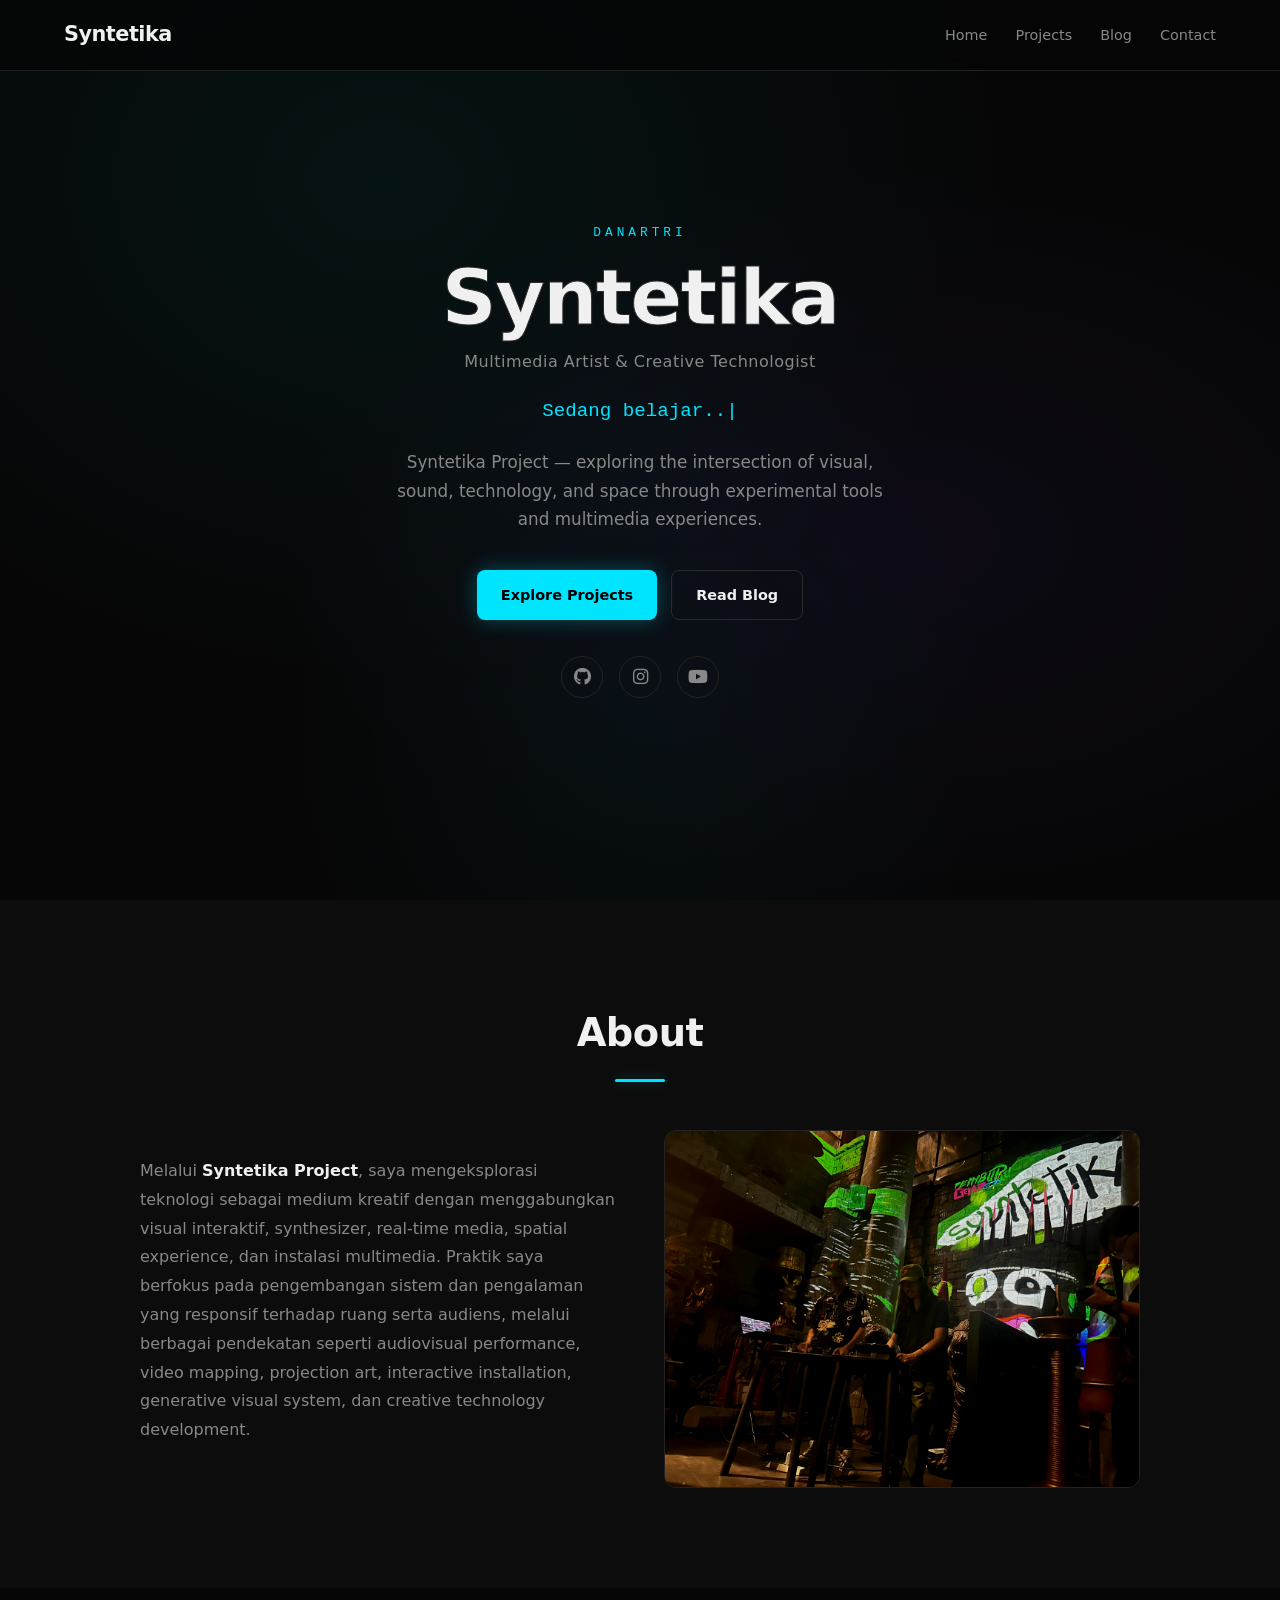
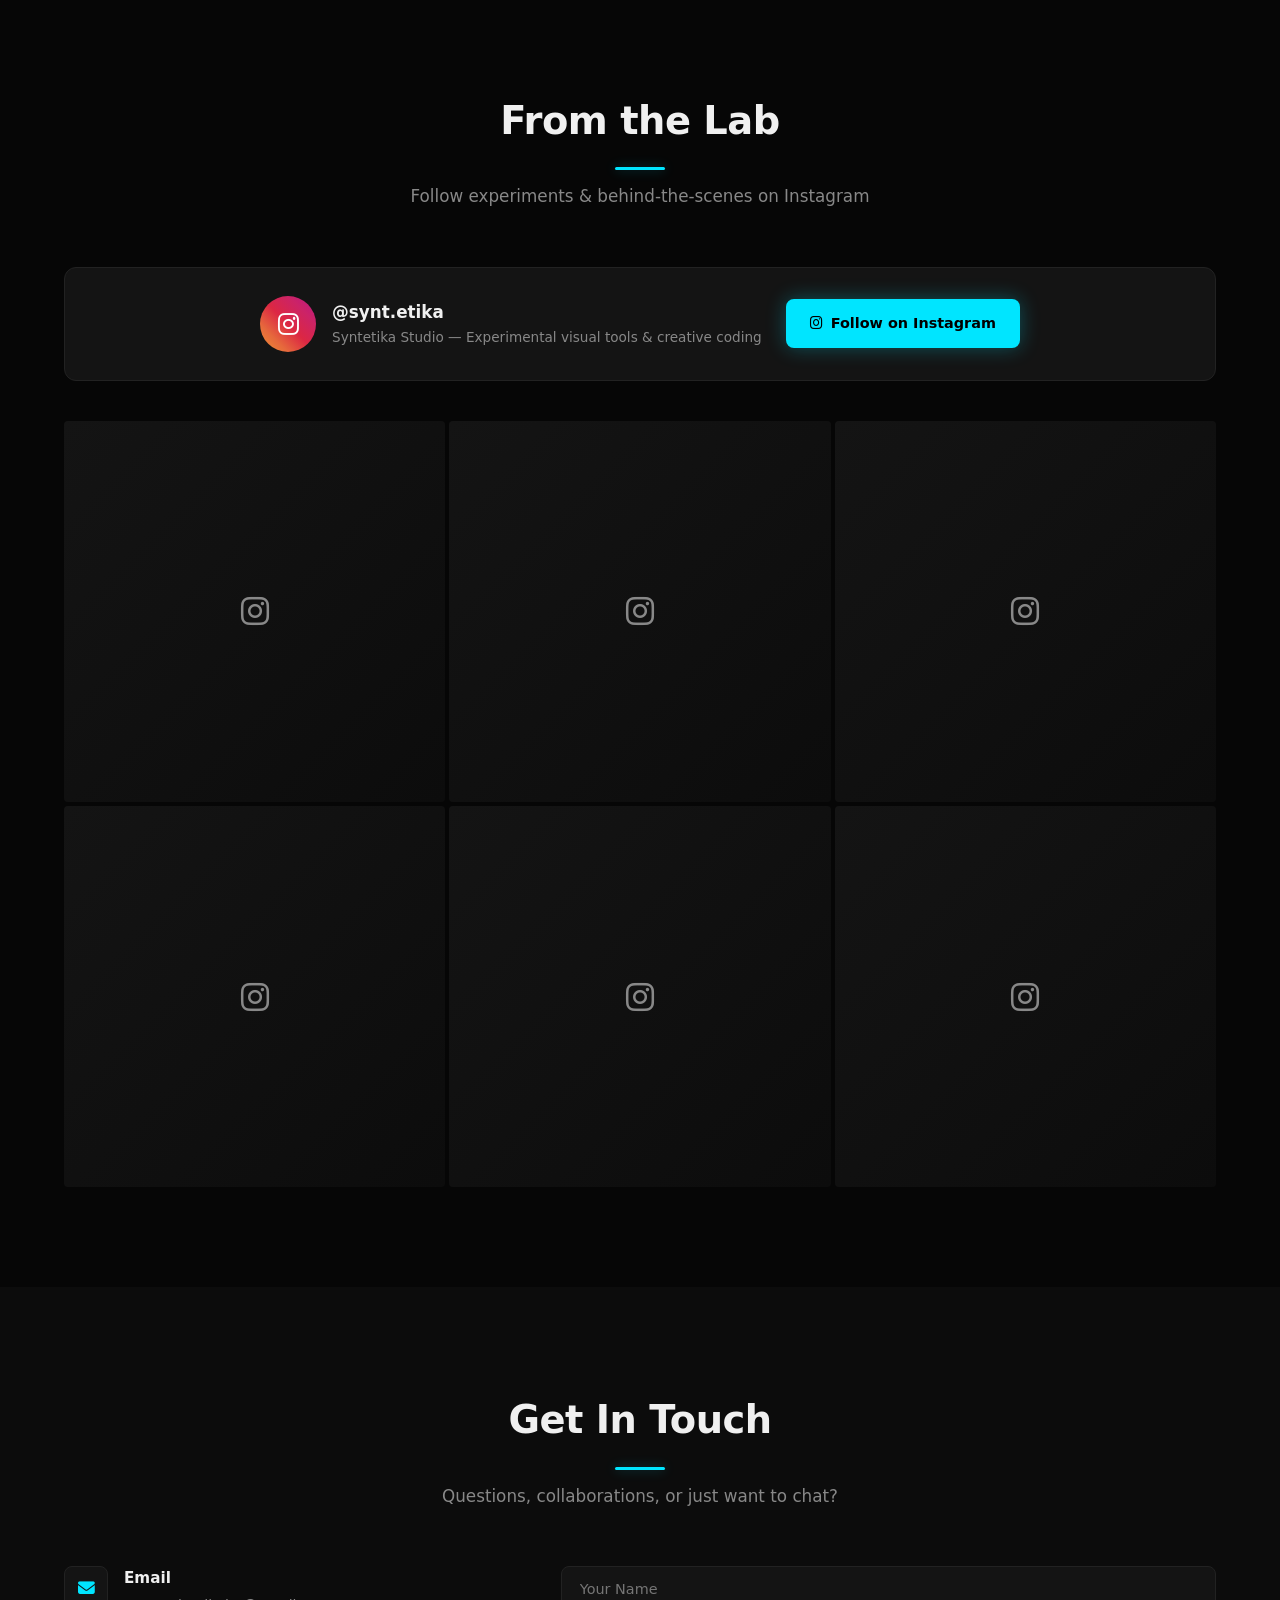
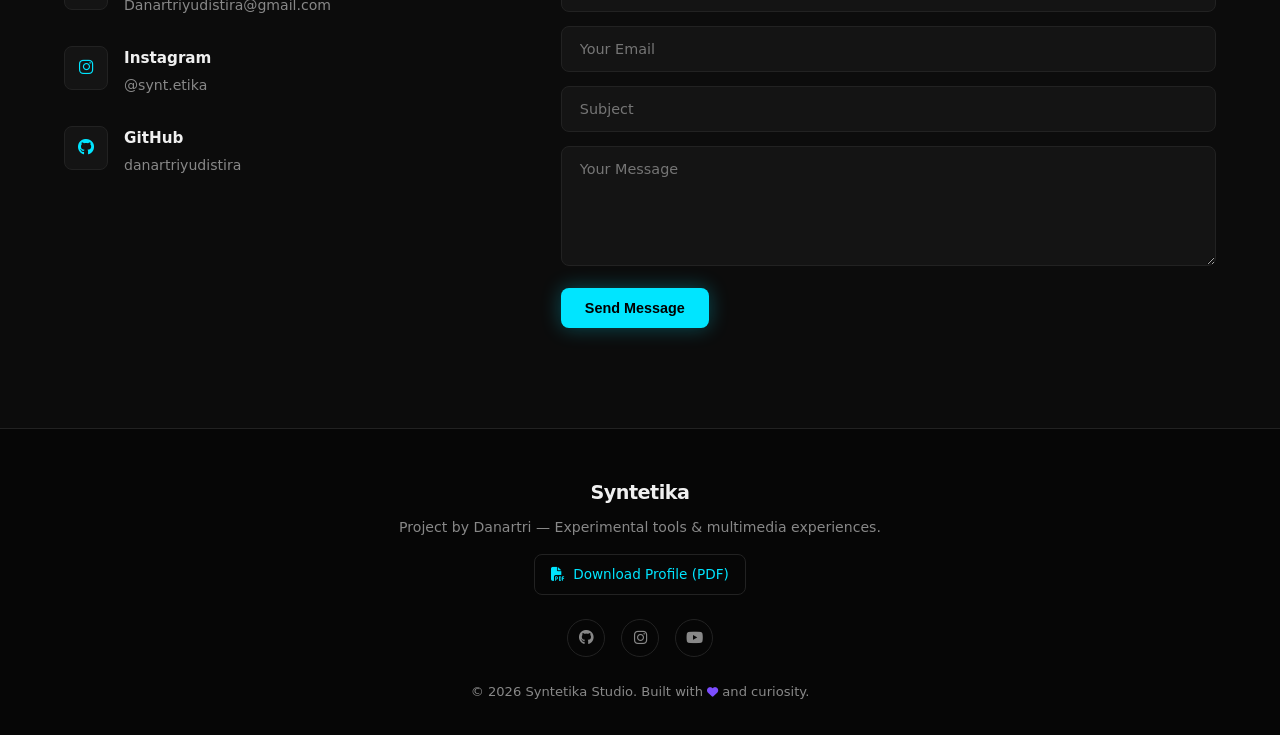
<file: index.html>
<!DOCTYPE html>
<html lang="en">
<head>
    <meta charset="UTF-8">
    <meta name="viewport" content="width=device-width, initial-scale=1.0">
    <title>Syntetika Project — Danartri | Multimedia Artist & Creative Technologist</title>
    <meta name="description" content="Syntetika Project by Danartri — exploring visual, sound, technology, and space through experimental tools and multimedia experiences.">
    <link rel="stylesheet" href="css/style.css">
    <link rel="stylesheet" href="https://cdnjs.cloudflare.com/ajax/libs/font-awesome/6.5.0/css/all.min.css">
</head>
<body>
    <nav class="navbar">
        <div class="nav-container">
            <a href="#" class="nav-logo">Syntetika</a>
            <ul class="nav-menu">
                <li><a href="#">Home</a></li>
                <li><a href="projects.html">Projects</a></li>
                <li><a href="blog/">Blog</a></li>
                <li><a href="#contact">Contact</a></li>
            </ul>
            <button class="nav-toggle" aria-label="Toggle navigation">
                <i class="fas fa-bars"></i>
            </button>
        </div>
    </nav>

    <section id="home" class="hero">
        <div class="hero-bg"></div>
        <div class="hero-content">
            <p class="hero-label">DANARTRI</p>
            <h1 class="hero-name">Syntetika</h1>
            <p class="hero-subtitle">Multimedia Artist & Creative Technologist</p>
            <p class="hero-tagline"><span id="typed-text"></span><span class="cursor">|</span></p>
            <p class="hero-desc">Syntetika Project — exploring the intersection of visual, sound, technology, and space through experimental tools and multimedia experiences.</p>
            <div class="hero-buttons">
                <a href="projects.html" class="btn btn-primary">Explore Projects</a>
                <a href="blog/" class="btn btn-outline">Read Blog</a>
            </div>
            <div class="hero-socials">
                <a href="https://github.com/danartriyudistira" target="_blank" rel="noopener"><i class="fab fa-github"></i></a>
                <a href="https://instagram.com/synt.etika" target="_blank" rel="noopener"><i class="fab fa-instagram"></i></a>
                <a href="#" target="_blank" rel="noopener"><i class="fab fa-youtube"></i></a>
            </div>
        </div>
    </section>

    <section id="about" class="about">
        <div class="container">
            <h2 class="section-title">About</h2>
            <div class="about-content">
                <div class="about-text">
                    <p>
                        Melalui <strong>Syntetika Project</strong>, saya mengeksplorasi teknologi sebagai medium
                        kreatif dengan menggabungkan visual interaktif, synthesizer, real-time media, spatial
                        experience, dan instalasi multimedia. Praktik saya berfokus pada pengembangan sistem dan
                        pengalaman yang responsif terhadap ruang serta audiens, melalui berbagai pendekatan seperti
                        audiovisual performance, video mapping, projection art, interactive installation, generative
                        visual system, dan creative technology development.
                    </p>
                </div>
                <div class="about-image">
                    <img src="images/performance.jpg" alt="Syntetika Performance">
                </div>
            </div>
        </div>
    </section>

    <section id="instagram" class="instagram">
        <div class="container">
            <h2 class="section-title">From the Lab</h2>
            <p class="section-subtitle">Follow experiments & behind-the-scenes on Instagram</p>

            <div class="instagram-cta">
                <div class="ig-profile">
                    <div class="ig-avatar"><i class="fab fa-instagram"></i></div>
                    <div class="ig-info">
                        <h3>@synt.etika</h3>
                        <p>Syntetika Studio — Experimental visual tools & creative coding</p>
                    </div>
                </div>
                <a href="https://instagram.com/synt.etika" target="_blank" rel="noopener" class="btn btn-primary">
                    <i class="fab fa-instagram"></i> Follow on Instagram
                </a>
            </div>

            <div class="instagram-grid" id="ig-feed">
                <a href="https://instagram.com/synt.etika" target="_blank" rel="noopener" class="ig-item">
                    <div class="ig-placeholder"><i class="fab fa-instagram"></i></div>
                    <div class="ig-overlay"><i class="fab fa-instagram"></i></div>
                </a>
                <a href="https://instagram.com/synt.etika" target="_blank" rel="noopener" class="ig-item">
                    <div class="ig-placeholder"><i class="fab fa-instagram"></i></div>
                    <div class="ig-overlay"><i class="fab fa-instagram"></i></div>
                </a>
                <a href="https://instagram.com/synt.etika" target="_blank" rel="noopener" class="ig-item">
                    <div class="ig-placeholder"><i class="fab fa-instagram"></i></div>
                    <div class="ig-overlay"><i class="fab fa-instagram"></i></div>
                </a>
                <a href="https://instagram.com/synt.etika" target="_blank" rel="noopener" class="ig-item">
                    <div class="ig-placeholder"><i class="fab fa-instagram"></i></div>
                    <div class="ig-overlay"><i class="fab fa-instagram"></i></div>
                </a>
                <a href="https://instagram.com/synt.etika" target="_blank" rel="noopener" class="ig-item">
                    <div class="ig-placeholder"><i class="fab fa-instagram"></i></div>
                    <div class="ig-overlay"><i class="fab fa-instagram"></i></div>
                </a>
                <a href="https://instagram.com/synt.etika" target="_blank" rel="noopener" class="ig-item">
                    <div class="ig-placeholder"><i class="fab fa-instagram"></i></div>
                    <div class="ig-overlay"><i class="fab fa-instagram"></i></div>
                </a>
            </div>
        </div>
    </section>

    <section id="contact" class="contact">
        <div class="container">
            <h2 class="section-title">Get In Touch</h2>
            <p class="section-subtitle">Questions, collaborations, or just want to chat?</p>
            <div class="contact-content">
                <div class="contact-info">
                    <div class="contact-item">
                        <i class="fas fa-envelope"></i>
                        <div>
                            <h4>Email</h4>
                            <p>Danartriyudistira@gmail.com</p>
                        </div>
                    </div>
                    <div class="contact-item">
                        <i class="fab fa-instagram"></i>
                        <div>
                            <h4>Instagram</h4>
                            <p>@synt.etika</p>
                        </div>
                    </div>
                    <div class="contact-item">
                        <i class="fab fa-github"></i>
                        <div>
                            <h4>GitHub</h4>
                            <p>danartriyudistira</p>
                        </div>
                    </div>
                </div>
                <form class="contact-form" action="#" method="POST">
                    <div class="form-group">
                        <input type="text" placeholder="Your Name" required>
                    </div>
                    <div class="form-group">
                        <input type="email" placeholder="Your Email" required>
                    </div>
                    <div class="form-group">
                        <input type="text" placeholder="Subject">
                    </div>
                    <div class="form-group">
                        <textarea placeholder="Your Message" rows="5" required></textarea>
                    </div>
                    <button type="submit" class="btn btn-primary">Send Message</button>
                </form>
            </div>
        </div>
    </section>

    <footer class="footer">
        <div class="container">
            <div class="footer-brand">
                <span class="footer-logo">Syntetika</span>
                <p>Project by Danartri — Experimental tools & multimedia experiences.</p>
                <a href="Lampiran/Danar%20Syntetika%20Profile.pdf" target="_blank" rel="noopener" class="footer-cv">
                    <i class="fas fa-file-pdf"></i> Download Profile (PDF)
                </a>
            </div>
            <div class="footer-socials">
                <a href="https://github.com/danartriyudistira" target="_blank" rel="noopener"><i class="fab fa-github"></i></a>
                <a href="https://instagram.com/synt.etika" target="_blank" rel="noopener"><i class="fab fa-instagram"></i></a>
                <a href="#" target="_blank" rel="noopener"><i class="fab fa-youtube"></i></a>
            </div>
            <p class="footer-copy">&copy; 2026 Syntetika Studio. Built with <i class="fas fa-heart"></i> and curiosity.</p>
        </div>
    </footer>

    <a href="#home" class="back-to-top" aria-label="Back to top">
        <i class="fas fa-arrow-up"></i>
    </a>

    <script src="js/script.js"></script>
    <script src="js/instagram.js"></script>
</body>
</html>
</file>
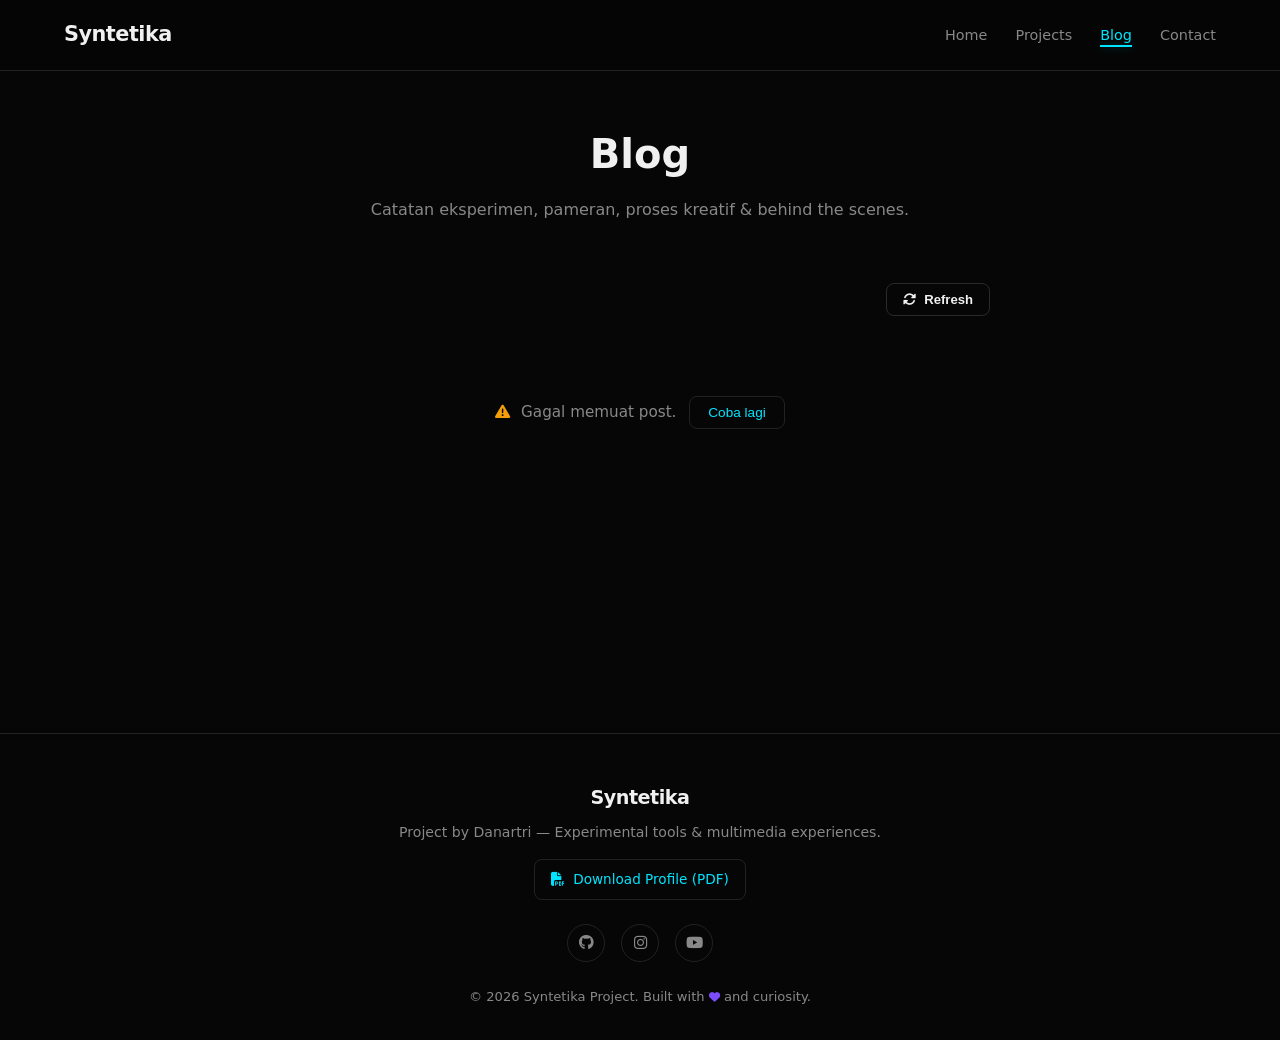
<file: blog/index.html>
<!DOCTYPE html>
<html lang="en">
<head>
    <meta charset="UTF-8">
    <meta name="viewport" content="width=device-width, initial-scale=1.0">
    <title>Blog — Syntetika Project</title>
    <link rel="stylesheet" href="../css/style.css">
    <link rel="stylesheet" href="../css/blog.css">
    <link rel="stylesheet" href="https://cdnjs.cloudflare.com/ajax/libs/font-awesome/6.5.0/css/all.min.css">
</head>
<body>
    <nav class="navbar">
        <div class="nav-container">
            <a href="../" class="nav-logo">Syntetika</a>
            <ul class="nav-menu">
                <li><a href="../">Home</a></li>
                <li><a href="../projects.html">Projects</a></li>
                <li><a href="index.html" class="active">Blog</a></li>
                <li><a href="../#contact">Contact</a></li>
            </ul>
            <button class="nav-toggle" aria-label="Toggle navigation">
                <i class="fas fa-bars"></i>
            </button>
        </div>
    </nav>

    <section class="page-header">
        <div class="container">
            <h1>Blog</h1>
            <p>Catatan eksperimen, pameran, proses kreatif & behind the scenes.</p>
        </div>
    </section>

    <section class="blog-list-section">
        <div class="container">
            <div class="blog-actions">
                <button class="btn btn-outline btn-sm" onclick="clearCache();loadPosts();"><i class="fas fa-sync-alt"></i> Refresh</button>
            </div>
            <div class="blog-grid" id="blog-grid">
                <div class="loading"><i class="fas fa-spinner fa-spin"></i> Loading posts...</div>
            </div>
        </div>
    </section>

    <footer class="footer">
        <div class="container">
            <div class="footer-brand">
                <span class="footer-logo">Syntetika</span>
                <p>Project by Danartri — Experimental tools & multimedia experiences.</p>
                <a href="../Lampiran/Danar%20Syntetika%20Profile.pdf" target="_blank" rel="noopener" class="footer-cv">
                    <i class="fas fa-file-pdf"></i> Download Profile (PDF)
                </a>
            </div>
            <div class="footer-socials">
                <a href="https://github.com/danartriyudistira" target="_blank" rel="noopener"><i class="fab fa-github"></i></a>
                <a href="https://instagram.com/synt.etika" target="_blank" rel="noopener"><i class="fab fa-instagram"></i></a>
                <a href="#" target="_blank" rel="noopener"><i class="fab fa-youtube"></i></a>
            </div>
            <p class="footer-copy">&copy; 2026 Syntetika Project. Built with <i class="fas fa-heart"></i> and curiosity.</p>
        </div>
    </footer>

    <a href="#" class="back-to-top" aria-label="Back to top">
        <i class="fas fa-arrow-up"></i>
    </a>

    <script src="../js/blog.js"></script>
    <script src="../js/script.js"></script>
    <script>
    const grid = document.getElementById('blog-grid');

    function clearCache() {
        localStorage.removeItem('syntetika_blog_cache');
    }

    async function loadPosts() {
        grid.innerHTML = '<div class="loading"><i class="fas fa-spinner fa-spin"></i> Loading posts...</div>';
        try {
            const posts = await fetchPosts();
            if (posts.length === 0) {
                grid.innerHTML = '<div class="empty">Belum ada post. Buat issue baru di <a href="https://github.com/syntetikaproject/syntetikaproject.github.io/issues" target="_blank" rel="noopener">GitHub</a> dengan label <code>blog</code>.</div>';
                return;
            }
            grid.innerHTML = posts.map(p => `
                <article class="blog-card">
                    <div class="blog-card-meta">
                        ${p.labels.map(l => `<span class="blog-label" style="background:#${l.color}20;color:#${l.color};border-color:#${l.color}40">${l.name}</span>`).join('')}
                        <time>${formatDate(p.date)}</time>
                    </div>
                    <h2><a href="post.html?id=${p.id}">${p.title}</a></h2>
                    <p class="blog-excerpt">${stripHtml(renderMarkdown(p.body))}</p>
                    <a href="post.html?id=${p.id}" class="blog-read-more">Baca selengkapnya <i class="fas fa-arrow-right"></i></a>
                </article>
            `).join('');
        } catch (e) {
            grid.innerHTML = `<div class="error"><i class="fas fa-exclamation-triangle"></i> Gagal memuat post. <button onclick="clearCache();loadPosts();">Coba lagi</button></div>`;
            console.error(e);
        }
    }

    loadPosts();
    </script>
</body>
</html>
</file>
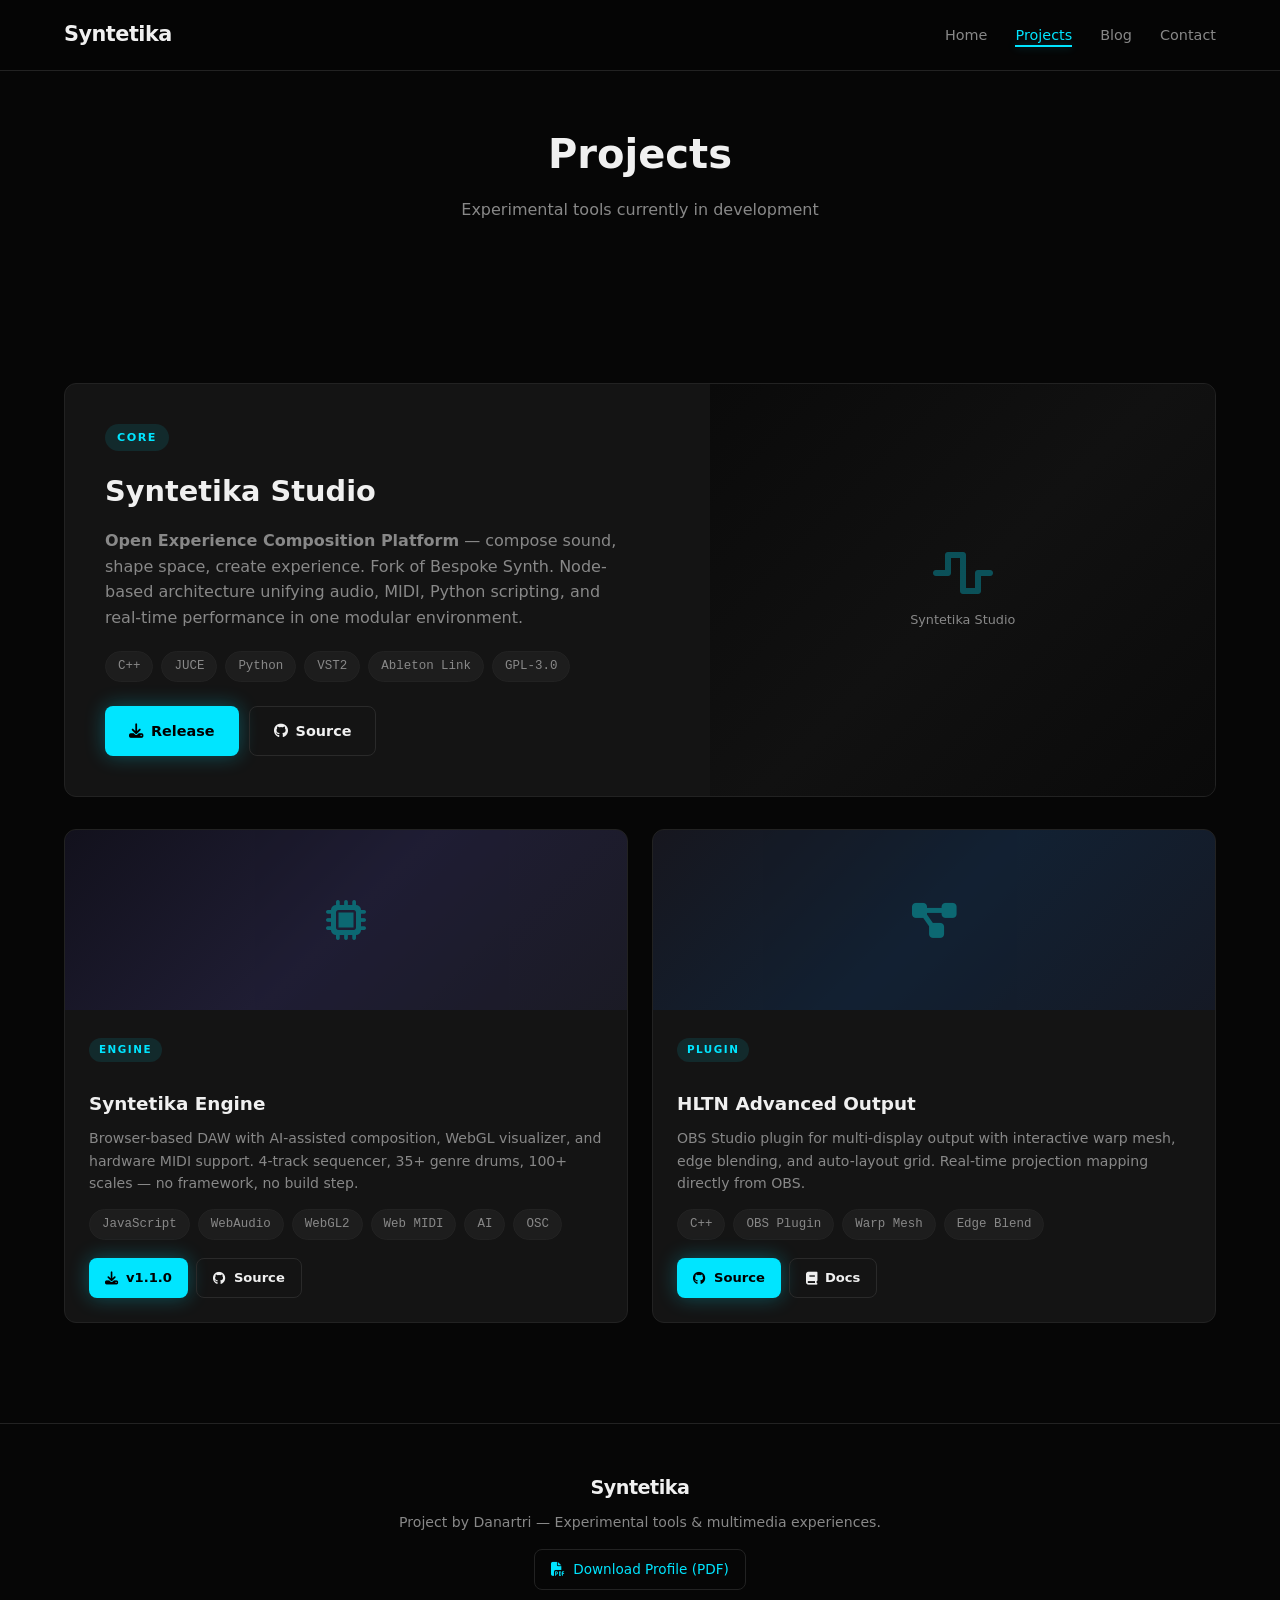
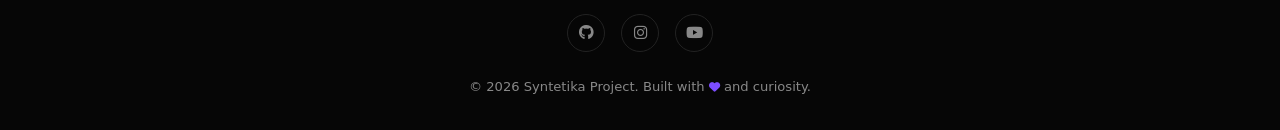
<file: projects.html>
<!DOCTYPE html>
<html lang="en">
<head>
    <meta charset="UTF-8">
    <meta name="viewport" content="width=device-width, initial-scale=1.0">
    <title>Projects — Syntetika Project</title>
    <link rel="stylesheet" href="css/style.css">
    <link rel="stylesheet" href="https://cdnjs.cloudflare.com/ajax/libs/font-awesome/6.5.0/css/all.min.css">
</head>
<body>
    <nav class="navbar">
        <div class="nav-container">
            <a href="index.html" class="nav-logo">Syntetika</a>
            <ul class="nav-menu">
                <li><a href="index.html">Home</a></li>
                <li><a href="projects.html" class="active">Projects</a></li>
                <li><a href="blog/">Blog</a></li>
                <li><a href="index.html#contact">Contact</a></li>
            </ul>
            <button class="nav-toggle" aria-label="Toggle navigation">
                <i class="fas fa-bars"></i>
            </button>
        </div>
    </nav>

    <section class="page-header">
        <div class="container">
            <h1>Projects</h1>
            <p>Experimental tools currently in development</p>
        </div>
    </section>

    <section class="projects">
        <div class="container">
            <div class="project-featured">
                <div class="project-featured-content">
                    <span class="project-badge">CORE</span>
                    <h3>Syntetika Studio</h3>
                    <p class="project-desc">
                        <strong>Open Experience Composition Platform</strong> — compose sound, shape space,
                        create experience. Fork of Bespoke Synth. Node-based architecture unifying audio, MIDI,
                        Python scripting, and real-time performance in one modular environment.
                    </p>
                    <div class="project-tags">
                        <span>C++</span><span>JUCE</span><span>Python</span><span>VST2</span><span>Ableton Link</span><span>GPL-3.0</span>
                    </div>
                    <div class="project-actions">
                        <a href="https://github.com/danartriyudistira/Syntetika-Studio/releases" target="_blank" rel="noopener" class="btn btn-primary"><i class="fas fa-download"></i> Release</a>
                        <a href="https://github.com/danartriyudistira/Syntetika-Studio" target="_blank" rel="noopener" class="btn btn-outline"><i class="fab fa-github"></i> Source</a>
                    </div>
                </div>
                <div class="project-featured-visual">
                    <div class="visual-placeholder">
                        <i class="fas fa-wave-square"></i>
                        <span>Syntetika Studio</span>
                    </div>
                </div>
            </div>

            <div class="projects-grid">
                <div class="project-card">
                    <div class="project-img">
                        <div class="project-img-placeholder" style="background: linear-gradient(135deg, #0f0c29, #302b63, #24243e);">
                            <i class="fas fa-microchip"></i>
                        </div>
                    </div>
                    <div class="project-info">
                        <span class="project-badge small">ENGINE</span>
                        <h3>Syntetika Engine</h3>
                        <p>Browser-based DAW with AI-assisted composition, WebGL visualizer, and hardware MIDI support. 4-track sequencer, 35+ genre drums, 100+ scales — no framework, no build step.</p>
                        <div class="project-tags">
                            <span>JavaScript</span><span>WebAudio</span><span>WebGL2</span><span>Web MIDI</span><span>AI</span><span>OSC</span>
                        </div>
                        <div class="project-actions">
                            <a href="https://github.com/danartriyudistira/syntetika_engine/releases" target="_blank" rel="noopener" class="btn btn-primary btn-sm"><i class="fas fa-download"></i> v1.1.0</a>
                            <a href="https://github.com/danartriyudistira/syntetika_engine" target="_blank" rel="noopener" class="btn btn-outline btn-sm"><i class="fab fa-github"></i> Source</a>
                        </div>
                    </div>
                </div>

                <div class="project-card">
                    <div class="project-img">
                        <div class="project-img-placeholder" style="background: linear-gradient(135deg, #1a1a2e, #0f3460, #16213e);">
                            <i class="fas fa-project-diagram"></i>
                        </div>
                    </div>
                    <div class="project-info">
                        <span class="project-badge small">PLUGIN</span>
                        <h3>HLTN Advanced Output</h3>
                        <p>OBS Studio plugin for multi-display output with interactive warp mesh, edge blending, and auto-layout grid. Real-time projection mapping directly from OBS.</p>
                        <div class="project-tags">
                            <span>C++</span><span>OBS Plugin</span><span>Warp Mesh</span><span>Edge Blend</span>
                        </div>
                        <div class="project-actions">
                            <a href="https://github.com/danartriyudistira/Hltn-advance-mapping" target="_blank" rel="noopener" class="btn btn-primary btn-sm"><i class="fab fa-github"></i> Source</a>
                            <a href="https://github.com/danartriyudistira/Hltn-advance-mapping#readme" target="_blank" rel="noopener" class="btn btn-outline btn-sm"><i class="fas fa-book"></i> Docs</a>
                        </div>
                    </div>
                </div>
            </div>
        </div>
    </section>

    <footer class="footer">
        <div class="container">
            <div class="footer-brand">
                <span class="footer-logo">Syntetika</span>
                <p>Project by Danartri — Experimental tools & multimedia experiences.</p>
                <a href="Lampiran/Danar%20Syntetika%20Profile.pdf" target="_blank" rel="noopener" class="footer-cv">
                    <i class="fas fa-file-pdf"></i> Download Profile (PDF)
                </a>
            </div>
            <div class="footer-socials">
                <a href="https://github.com/danartriyudistira" target="_blank" rel="noopener"><i class="fab fa-github"></i></a>
                <a href="https://instagram.com/synt.etika" target="_blank" rel="noopener"><i class="fab fa-instagram"></i></a>
                <a href="#" target="_blank" rel="noopener"><i class="fab fa-youtube"></i></a>
            </div>
            <p class="footer-copy">&copy; 2026 Syntetika Project. Built with <i class="fas fa-heart"></i> and curiosity.</p>
        </div>
    </footer>

    <a href="#" class="back-to-top" aria-label="Back to top">
        <i class="fas fa-arrow-up"></i>
    </a>

    <script src="js/script.js"></script>
</body>
</html>
</file>
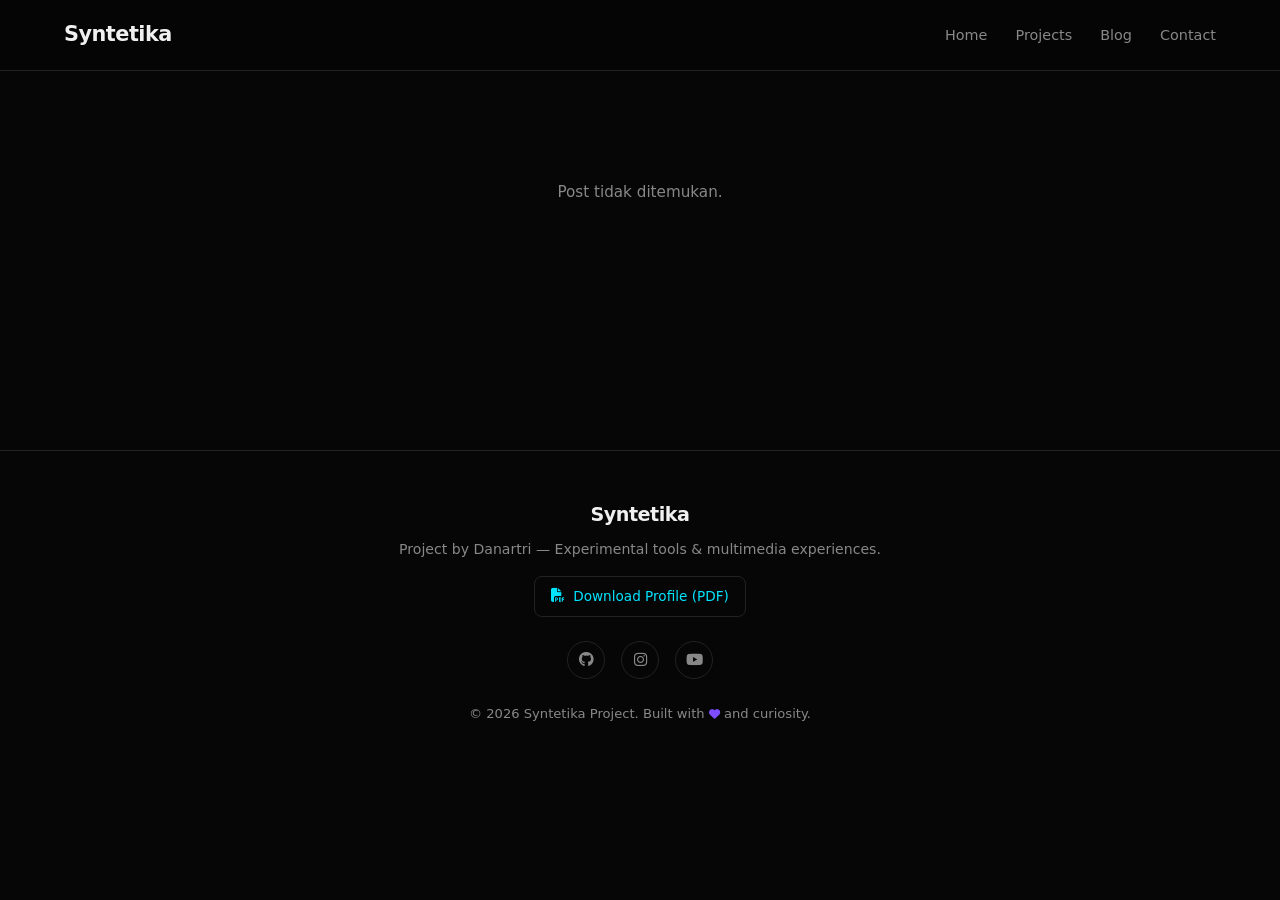
<file: blog/post.html>
<!DOCTYPE html>
<html lang="en">
<head>
    <meta charset="UTF-8">
    <meta name="viewport" content="width=device-width, initial-scale=1.0">
    <title>Post — Syntetika Project</title>
    <link rel="stylesheet" href="../css/style.css">
    <link rel="stylesheet" href="../css/blog.css">
    <link rel="stylesheet" href="https://cdnjs.cloudflare.com/ajax/libs/font-awesome/6.5.0/css/all.min.css">
</head>
<body>
    <nav class="navbar">
        <div class="nav-container">
            <a href="../" class="nav-logo">Syntetika</a>
            <ul class="nav-menu">
                <li><a href="../">Home</a></li>
                <li><a href="../projects.html">Projects</a></li>
                <li><a href="index.html">Blog</a></li>
                <li><a href="../#contact">Contact</a></li>
            </ul>
            <button class="nav-toggle" aria-label="Toggle navigation">
                <i class="fas fa-bars"></i>
            </button>
        </div>
    </nav>

    <section class="blog-post-section">
        <div class="container">
            <div id="post-content">
                <div class="loading"><i class="fas fa-spinner fa-spin"></i> Loading...</div>
            </div>
        </div>
    </section>

    <footer class="footer">
        <div class="container">
            <div class="footer-brand">
                <span class="footer-logo">Syntetika</span>
                <p>Project by Danartri — Experimental tools & multimedia experiences.</p>
                <a href="../Lampiran/Danar%20Syntetika%20Profile.pdf" target="_blank" rel="noopener" class="footer-cv">
                    <i class="fas fa-file-pdf"></i> Download Profile (PDF)
                </a>
            </div>
            <div class="footer-socials">
                <a href="https://github.com/danartriyudistira" target="_blank" rel="noopener"><i class="fab fa-github"></i></a>
                <a href="https://instagram.com/synt.etika" target="_blank" rel="noopener"><i class="fab fa-instagram"></i></a>
                <a href="#" target="_blank" rel="noopener"><i class="fab fa-youtube"></i></a>
            </div>
            <p class="footer-copy">&copy; 2026 Syntetika Project. Built with <i class="fas fa-heart"></i> and curiosity.</p>
        </div>
    </footer>

    <a href="#" class="back-to-top" aria-label="Back to top">
        <i class="fas fa-arrow-up"></i>
    </a>

    <script src="../js/blog.js"></script>
    <script src="../js/script.js"></script>
    <script>
    (async () => {
        const params = new URLSearchParams(window.location.search);
        const id = params.get('id');
        const el = document.getElementById('post-content');

        if (!id) {
            el.innerHTML = '<div class="error">Post tidak ditemukan.</div>';
            return;
        }

        try {
            const post = await fetchPost(id);
            document.title = post.title + ' — Syntetika Project';
            el.innerHTML = `
                <a href="index.html" class="back-link"><i class="fas fa-arrow-left"></i> Semua post</a>
                <article class="blog-post">
                    <header class="blog-post-header">
                        <div class="blog-post-meta">
                            ${post.labels.map(l => `<span class="blog-label" style="background:#${l.color}20;color:#${l.color};border-color:#${l.color}40">${l.name}</span>`).join('')}
                            <time>${formatDate(post.date)}</time>
                        </div>
                        <h1>${post.title}</h1>
                    </header>
                    <div class="blog-post-body">${renderMarkdown(post.body)}</div>
                    <footer class="blog-post-footer">
                        <a href="${post.url}" target="_blank" rel="noopener" class="btn btn-outline btn-sm">
                            <i class="fab fa-github"></i> Diskusi di GitHub (${post.comments})
                        </a>
                    </footer>
                </article>
            `;
        } catch (e) {
            el.innerHTML = `<div class="error"><i class="fas fa-exclamation-triangle"></i> Gagal memuat post. <button onclick="location.reload()">Coba lagi</button></div>`;
            console.error(e);
        }
    })();
    </script>
</body>
</html>
</file>
<file: css/style.css>
/* ===== CSS Variables ===== */
:root {
    --bg-primary: #060606;
    --bg-secondary: #0c0c0c;
    --bg-card: #141414;
    --bg-card-hover: #1a1a1a;
    --text-primary: #f0f0f0;
    --text-secondary: #888888;
    --accent: #00e5ff;
    --accent-glow: rgba(0, 229, 255, 0.3);
    --accent2: #7c4dff;
    --accent2-glow: rgba(124, 77, 255, 0.3);
    --border: #222222;
    --border-light: #2a2a2a;
    --radius: 12px;
    --radius-sm: 8px;
    --transition: 0.3s cubic-bezier(0.4, 0, 0.2, 1);
    --max-width: 1200px;
    --font-mono: 'Consolas', 'Monaco', 'Courier New', monospace;
}

/* ===== Reset & Base ===== */
*, *::before, *::after { margin: 0; padding: 0; box-sizing: border-box; }

html {
    scroll-behavior: smooth;
    scroll-padding-top: 80px;
}

body {
    font-family: 'Segoe UI', system-ui, -apple-system, sans-serif;
    background-color: var(--bg-primary);
    color: var(--text-primary);
    line-height: 1.7;
    overflow-x: hidden;
    -webkit-font-smoothing: antialiased;
}

a { text-decoration: none; color: inherit; }
ul { list-style: none; }
img { max-width: 100%; display: block; }

.container {
    max-width: var(--max-width);
    margin: 0 auto;
    padding: 0 24px;
}

/* ===== Section Shared ===== */
section { padding: 100px 0; }

.section-title {
    font-size: clamp(1.8rem, 3vw, 2.5rem);
    font-weight: 700;
    text-align: center;
    margin-bottom: 12px;
    letter-spacing: -0.5px;
}

.section-title::after {
    content: '';
    display: block;
    width: 50px;
    height: 3px;
    background: var(--accent);
    margin: 14px auto 0;
    border-radius: 2px;
    box-shadow: 0 0 12px var(--accent-glow);
}

.section-subtitle {
    text-align: center;
    color: var(--text-secondary);
    font-size: 1.05rem;
    margin-bottom: 56px;
}

.highlight { color: var(--accent); }

/* ===== Buttons ===== */
.btn {
    display: inline-flex;
    align-items: center;
    gap: 8px;
    padding: 12px 24px;
    border-radius: var(--radius-sm);
    font-weight: 600;
    font-size: 0.9rem;
    transition: all var(--transition);
    cursor: pointer;
    border: none;
    white-space: nowrap;
}

.btn-primary {
    background: var(--accent);
    color: #000;
    box-shadow: 0 0 20px var(--accent-glow);
}

.btn-primary:hover {
    box-shadow: 0 0 32px var(--accent-glow);
    transform: translateY(-2px);
}

.btn-outline {
    border: 1px solid var(--border-light);
    color: var(--text-primary);
    background: transparent;
}

.btn-outline:hover {
    border-color: var(--accent);
    color: var(--accent);
    background: rgba(0, 229, 255, 0.05);
}

.btn-sm { padding: 8px 16px; font-size: 0.82rem; }

/* ===== Navbar ===== */
.navbar {
    position: fixed;
    top: 0; left: 0; width: 100%;
    z-index: 1000;
    backdrop-filter: blur(16px);
    background: rgba(6, 6, 6, 0.85);
    border-bottom: 1px solid var(--border);
}

.nav-container {
    max-width: var(--max-width);
    margin: 0 auto;
    padding: 0 24px;
    display: flex;
    justify-content: space-between;
    align-items: center;
    height: 70px;
}

.nav-logo {
    font-size: 1.3rem;
    font-weight: 700;
    letter-spacing: -0.5px;
    color: var(--text-primary);
}

.nav-logo .dot { color: var(--accent); }

.nav-menu { display: flex; gap: 28px; }

.nav-menu a {
    font-size: 0.9rem;
    color: var(--text-secondary);
    transition: color var(--transition);
    position: relative;
}

.nav-menu a::after {
    content: '';
    position: absolute;
    bottom: -4px; left: 0;
    width: 0; height: 2px;
    background: var(--accent);
    transition: width var(--transition);
    box-shadow: 0 0 8px var(--accent-glow);
}

.nav-menu a:hover { color: var(--text-primary); }
.nav-menu a:hover::after { width: 100%; }
.nav-menu a.active { color: var(--accent); }
.nav-menu a.active::after { width: 100%; }

.nav-toggle {
    display: none;
    background: none;
    border: none;
    color: var(--text-primary);
    font-size: 1.4rem;
    cursor: pointer;
}

/* ===== Page Header (shared) ===== */
.page-header {
    padding: 120px 0 60px;
    text-align: center;
}

.page-header h1 {
    font-size: 2.5rem;
    font-weight: 700;
    margin-bottom: 8px;
}

.page-header p {
    color: var(--text-secondary);
    font-size: 1rem;
}

/* ===== Hero ===== */
.hero {
    min-height: 100vh;
    display: flex;
    align-items: center;
    justify-content: center;
    text-align: center;
    padding: 100px 24px 80px;
    position: relative;
    overflow: hidden;
}

.hero-bg {
    position: absolute;
    inset: 0;
    background:
        radial-gradient(ellipse at 30% 20%, rgba(0, 229, 255, 0.06) 0%, transparent 50%),
        radial-gradient(ellipse at 70% 60%, rgba(124, 77, 255, 0.06) 0%, transparent 50%),
        radial-gradient(ellipse at 50% 80%, rgba(0, 229, 255, 0.04) 0%, transparent 40%);
    pointer-events: none;
}

.hero-content { position: relative; z-index: 1; max-width: 700px; }

.hero-label {
    font-family: var(--font-mono);
    font-size: 0.8rem;
    letter-spacing: 4px;
    color: var(--accent);
    margin-bottom: 16px;
}

.hero-name {
    font-size: clamp(3rem, 6vw, 5rem);
    font-weight: 800;
    line-height: 1;
    margin-bottom: 12px;
    letter-spacing: -2px;
    color: var(--text-primary);
    -webkit-text-stroke: 1px var(--border-light);
}

.hero-subtitle {
    font-size: 1rem;
    color: var(--text-secondary);
    margin-bottom: 20px;
    font-weight: 400;
    letter-spacing: 0.5px;
}

.hero-tagline {
    font-size: 1.2rem;
    font-family: var(--font-mono);
    color: var(--accent);
    margin-bottom: 20px;
    min-height: 28px;
}

.cursor { animation: blink 0.8s infinite; color: var(--accent); }
@keyframes blink { 0%, 100% { opacity: 1; } 50% { opacity: 0; } }

.hero-desc {
    font-size: 1.05rem;
    color: var(--text-secondary);
    margin-bottom: 36px;
    max-width: 520px;
    margin-left: auto;
    margin-right: auto;
    line-height: 1.7;
}

.hero-buttons {
    display: flex;
    gap: 14px;
    justify-content: center;
    flex-wrap: wrap;
    margin-bottom: 36px;
}

.hero-socials {
    display: flex;
    justify-content: center;
    gap: 16px;
}

.hero-socials a {
    width: 42px; height: 42px;
    border: 1px solid var(--border);
    border-radius: 50%;
    display: flex;
    align-items: center;
    justify-content: center;
    font-size: 1.1rem;
    color: var(--text-secondary);
    transition: all var(--transition);
}

.hero-socials a:hover {
    color: var(--accent);
    border-color: var(--accent);
    box-shadow: 0 0 16px var(--accent-glow);
    transform: translateY(-2px);
}

/* ===== About ===== */
.about { background: var(--bg-secondary); }

.about-content {
    max-width: 1000px;
    margin: 48px auto 0;
    display: grid;
    grid-template-columns: 1fr 1fr;
    gap: 48px;
    align-items: center;
}

.about-text p {
    color: var(--text-secondary);
    margin-bottom: 16px;
    font-size: 1rem;
    line-height: 1.8;
}

.about-text strong { color: var(--text-primary); }

.about-image {
    border-radius: var(--radius);
    overflow: hidden;
    border: 1px solid var(--border);
}

.about-image img {
    width: 100%;
    height: auto;
    display: block;
    filter: brightness(0.85) contrast(1.1);
    transition: filter var(--transition);
}

.about-image:hover img { filter: brightness(1) contrast(1); }

.about-intro {
    text-align: center;
    font-size: 1.15rem;
    color: var(--text-primary);
    margin-bottom: 28px;
}

.about-practices {
    display: flex;
    flex-wrap: wrap;
    gap: 10px;
    margin-bottom: 24px;
}

.about-practices span {
    background: rgba(0, 229, 255, 0.08);
    border: 1px solid rgba(0, 229, 255, 0.2);
    color: var(--accent);
    padding: 6px 16px;
    border-radius: 20px;
    font-size: 0.85rem;
}

.about-quote {
    border-left: 3px solid var(--accent);
    padding: 16px 24px;
    margin-top: 8px;
    background: rgba(0, 229, 255, 0.03);
    border-radius: 0 var(--radius-sm) var(--radius-sm) 0;
}

.about-quote em {
    color: var(--text-primary);
    font-size: 1rem;
    line-height: 1.8;
}

/* ===== Projects ===== */
.projects { background: var(--bg-primary); }

/* Featured Project */
.project-featured {
    display: grid;
    grid-template-columns: 1.2fr 1fr;
    gap: 40px;
    background: var(--bg-card);
    border: 1px solid var(--border);
    border-radius: var(--radius);
    overflow: hidden;
    margin-bottom: 32px;
    transition: border-color var(--transition);
}

.project-featured:hover { border-color: var(--accent); }

.project-featured-content {
    padding: 40px;
    display: flex;
    flex-direction: column;
    justify-content: center;
}

.project-badge {
    display: inline-block;
    background: rgba(0, 229, 255, 0.1);
    color: var(--accent);
    padding: 4px 12px;
    border-radius: 20px;
    font-size: 0.7rem;
    font-weight: 700;
    letter-spacing: 1.5px;
    margin-bottom: 16px;
    width: fit-content;
}

.project-badge.small { padding: 3px 10px; font-size: 0.65rem; }

.project-featured-content h3 { font-size: 1.8rem; margin-bottom: 12px; }

.project-desc {
    color: var(--text-secondary);
    margin-bottom: 20px;
    line-height: 1.6;
}

.project-tags {
    display: flex;
    flex-wrap: wrap;
    gap: 8px;
    margin-bottom: 24px;
}

.project-tags span {
    background: rgba(255, 255, 255, 0.04);
    color: var(--text-secondary);
    padding: 4px 12px;
    border-radius: 20px;
    font-size: 0.78rem;
    font-family: var(--font-mono);
    border: 1px solid var(--border);
}

.project-actions { display: flex; flex-wrap: wrap; gap: 10px; }

.project-featured-visual {
    min-height: 320px;
    display: flex;
}

.visual-placeholder {
    width: 100%;
    background: linear-gradient(135deg, #0a0a0a, #111, #0a0a0a);
    display: flex;
    flex-direction: column;
    align-items: center;
    justify-content: center;
    gap: 12px;
    color: var(--border-light);
}

.visual-placeholder i { font-size: 3rem; color: var(--accent); opacity: 0.3; }
.visual-placeholder span { font-size: 0.8rem; color: var(--text-secondary); }

/* Project Grid */
.projects-grid {
    display: grid;
    grid-template-columns: repeat(auto-fit, minmax(340px, 1fr));
    gap: 24px;
}

.project-card {
    background: var(--bg-card);
    border: 1px solid var(--border);
    border-radius: var(--radius);
    overflow: hidden;
    transition: all var(--transition);
}

.project-card:hover {
    transform: translateY(-4px);
    border-color: var(--accent);
    box-shadow: 0 8px 32px rgba(0, 0, 0, 0.4);
}

.project-img { height: 180px; overflow: hidden; }

.project-img-placeholder {
    width: 100%; height: 100%;
    display: flex;
    align-items: center;
    justify-content: center;
    font-size: 2.5rem;
    color: var(--accent);
    opacity: 0.4;
}

.project-info { padding: 24px; }

.project-info h3 { font-size: 1.15rem; margin: 10px 0 8px; }

.project-info p {
    color: var(--text-secondary);
    font-size: 0.88rem;
    margin-bottom: 14px;
    line-height: 1.6;
}

.project-info .project-tags { margin-bottom: 18px; }
.project-info .project-actions { gap: 8px; }

/* ===== Instagram ===== */
.instagram { background: var(--bg-primary); }

.instagram-cta {
    display: flex;
    align-items: center;
    justify-content: center;
    gap: 24px;
    flex-wrap: wrap;
    margin-bottom: 40px;
    padding: 28px;
    background: var(--bg-card);
    border: 1px solid var(--border);
    border-radius: var(--radius);
}

.ig-profile { display: flex; align-items: center; gap: 16px; }

.ig-avatar {
    width: 56px; height: 56px;
    border-radius: 50%;
    background: linear-gradient(45deg, #f09433, #e6683c, #dc2743, #cc2366, #bc1888);
    display: flex;
    align-items: center;
    justify-content: center;
    font-size: 1.5rem;
    color: #fff;
    flex-shrink: 0;
}

.ig-info h3 { font-size: 1.05rem; }
.ig-info p { font-size: 0.85rem; color: var(--text-secondary); }

.instagram-grid {
    display: grid;
    grid-template-columns: repeat(3, 1fr);
    gap: 4px;
}

.ig-item {
    position: relative;
    aspect-ratio: 1;
    overflow: hidden;
    border-radius: 4px;
}

.ig-placeholder {
    width: 100%; height: 100%;
    background: linear-gradient(135deg, var(--bg-card), var(--bg-secondary));
    display: flex;
    align-items: center;
    justify-content: center;
    font-size: 2rem;
    color: var(--text-secondary);
    transition: all var(--transition);
}

.ig-overlay {
    position: absolute;
    inset: 0;
    background: rgba(0, 0, 0, 0.7);
    display: flex;
    align-items: center;
    justify-content: center;
    font-size: 1.5rem;
    color: #fff;
    opacity: 0;
    transition: opacity var(--transition);
}

.ig-item:hover .ig-overlay { opacity: 1; }
.ig-item:hover .ig-placeholder { transform: scale(1.05); }
.ig-item:hover img { transform: scale(1.05); }

.ig-item--loaded img {
    width: 100%;
    height: 100%;
    object-fit: cover;
    display: block;
    transition: transform var(--transition);
}

.ig-item--fallback {
    display: none;
}

/* ===== Contact ===== */
.contact { background: var(--bg-secondary); }

.contact-content {
    display: grid;
    grid-template-columns: 1fr 1.5fr;
    gap: 60px;
    margin-top: 48px;
}

.contact-item {
    display: flex;
    align-items: flex-start;
    gap: 16px;
    margin-bottom: 28px;
}

.contact-item i {
    width: 44px; height: 44px;
    background: var(--bg-card);
    border: 1px solid var(--border);
    border-radius: var(--radius-sm);
    display: flex;
    align-items: center;
    justify-content: center;
    font-size: 1.05rem;
    color: var(--accent);
    flex-shrink: 0;
}

.contact-item h4 { font-size: 0.95rem; margin-bottom: 2px; }
.contact-item p { color: var(--text-secondary); font-size: 0.88rem; }

.contact-form { display: flex; flex-direction: column; gap: 14px; }

.form-group input,
.form-group textarea {
    width: 100%;
    padding: 14px 18px;
    background: var(--bg-card);
    border: 1px solid var(--border);
    border-radius: var(--radius-sm);
    color: var(--text-primary);
    font-family: inherit;
    font-size: 0.9rem;
    transition: border-color var(--transition);
    outline: none;
}

.form-group input:focus,
.form-group textarea:focus {
    border-color: var(--accent);
    box-shadow: 0 0 0 3px rgba(0, 229, 255, 0.05);
}

.form-group textarea { resize: vertical; min-height: 120px; }

.contact-form .btn { align-self: flex-start; }

/* ===== Footer ===== */
.footer {
    background: var(--bg-primary);
    border-top: 1px solid var(--border);
    padding: 48px 0 32px;
    text-align: center;
}

.footer-brand { margin-bottom: 24px; }

.footer-logo {
    font-size: 1.2rem;
    font-weight: 700;
    letter-spacing: -0.5px;
}

.footer-logo .dot { color: var(--accent); }

.footer-brand p {
    color: var(--text-secondary);
    font-size: 0.88rem;
    margin-top: 6px;
}

.footer-cv {
    display: inline-flex;
    align-items: center;
    gap: 8px;
    margin-top: 14px;
    font-size: 0.85rem;
    color: var(--accent);
    border: 1px solid var(--border);
    padding: 8px 16px;
    border-radius: var(--radius-sm);
    transition: all var(--transition);
}

.footer-cv:hover {
    border-color: var(--accent);
    background: rgba(0, 229, 255, 0.05);
    box-shadow: 0 0 12px var(--accent-glow);
}

.footer-socials {
    display: flex;
    justify-content: center;
    gap: 16px;
    margin-bottom: 24px;
}

.footer-socials a {
    width: 38px; height: 38px;
    border: 1px solid var(--border);
    border-radius: 50%;
    display: flex;
    align-items: center;
    justify-content: center;
    font-size: 0.95rem;
    color: var(--text-secondary);
    transition: all var(--transition);
}

.footer-socials a:hover { color: var(--accent); border-color: var(--accent); }

.footer-copy {
    font-size: 0.82rem;
    color: var(--text-secondary);
}

.footer-copy i { color: var(--accent2); font-size: 0.7rem; }

/* ===== Back to Top ===== */
.back-to-top {
    position: fixed;
    bottom: 30px; right: 30px;
    width: 42px; height: 42px;
    background: var(--accent);
    color: #000;
    border-radius: 50%;
    display: flex;
    align-items: center;
    justify-content: center;
    font-size: 0.9rem;
    opacity: 0;
    visibility: hidden;
    transition: all var(--transition);
    z-index: 900;
    box-shadow: 0 0 20px var(--accent-glow);
}

.back-to-top.visible { opacity: 1; visibility: visible; }
.back-to-top:hover { transform: translateY(-3px); }

/* ===== Responsive ===== */
@media (max-width: 900px) {
    .project-featured {
        grid-template-columns: 1fr;
    }
    .project-featured-visual { min-height: 200px; }
    .contact-content { grid-template-columns: 1fr; gap: 40px; }
}

@media (max-width: 768px) {
    section { padding: 70px 0; }

    .nav-menu {
        position: fixed;
        top: 70px; left: 0; width: 100%;
        background: rgba(6, 6, 6, 0.95);
        backdrop-filter: blur(16px);
        flex-direction: column;
        align-items: center;
        gap: 0;
        padding: 20px 0;
        border-bottom: 1px solid var(--border);
        transform: translateY(-120%);
        transition: transform var(--transition);
    }
    .nav-menu.open { transform: translateY(0); }
    .nav-menu a { display: block; padding: 14px 0; font-size: 1.05rem; }
    .nav-toggle { display: block; }

    .about-content { grid-template-columns: 1fr; gap: 24px; }

    .hero-name { font-size: 2.4rem; -webkit-text-stroke: 0; }
    .hero-tagline { font-size: 1rem; }

    .projects-grid { grid-template-columns: 1fr; }

    .instagram-grid { grid-template-columns: repeat(2, 1fr); }

    .project-featured-content { padding: 28px; }
}

@media (max-width: 480px) {
    .hero-name { font-size: 1.9rem; }
    .hero-buttons { flex-direction: column; align-items: center; }
    .hero-buttons .btn { width: 100%; justify-content: center; }

    .instagram-grid { grid-template-columns: 1fr 1fr; }

    .project-actions { flex-direction: column; }
    .project-actions .btn { width: 100%; justify-content: center; }

    .instagram-cta { flex-direction: column; text-align: center; }
}
</file>
<file: css/blog.css>
/* ===== Blog List ===== */
.blog-list-section {
    padding: 0 0 100px;
    min-height: 50vh;
}

.blog-actions {
    max-width: 700px;
    margin: 0 auto 20px;
    display: flex;
    justify-content: flex-end;
}

.blog-grid {
    max-width: 700px;
    margin: 0 auto;
    display: flex;
    flex-direction: column;
    gap: 24px;
}

.blog-card {
    background: var(--bg-card);
    border: 1px solid var(--border);
    border-radius: var(--radius);
    padding: 28px;
    transition: all var(--transition);
}

.blog-card:hover {
    border-color: var(--accent);
    box-shadow: 0 4px 24px rgba(0, 0, 0, 0.3);
}

.blog-card-meta {
    display: flex;
    align-items: center;
    gap: 10px;
    margin-bottom: 12px;
    flex-wrap: wrap;
}

.blog-label {
    font-size: 0.7rem;
    font-weight: 600;
    text-transform: uppercase;
    letter-spacing: 0.5px;
    padding: 3px 10px;
    border-radius: 20px;
    border: 1px solid;
}

.blog-card-meta time {
    font-family: var(--font-mono);
    font-size: 0.78rem;
    color: var(--text-secondary);
}

.blog-card h2 {
    font-size: 1.25rem;
    margin-bottom: 10px;
}

.blog-card h2 a {
    color: var(--text-primary);
    transition: color var(--transition);
}

.blog-card h2 a:hover { color: var(--accent); }

.blog-excerpt {
    color: var(--text-secondary);
    font-size: 0.9rem;
    line-height: 1.6;
    margin-bottom: 14px;
}

.blog-read-more {
    font-size: 0.85rem;
    color: var(--accent);
    font-weight: 500;
    display: inline-flex;
    align-items: center;
    gap: 6px;
    transition: gap var(--transition);
}

.blog-read-more:hover { gap: 10px; }

/* ===== Blog Post ===== */
.blog-post-section {
    padding: 120px 0 100px;
    min-height: 50vh;
}

.back-link {
    display: inline-flex;
    align-items: center;
    gap: 8px;
    color: var(--text-secondary);
    font-size: 0.9rem;
    margin-bottom: 32px;
    transition: color var(--transition);
}

.back-link:hover { color: var(--accent); }

.blog-post {
    max-width: 750px;
    margin: 0 auto;
}

.blog-post-header { margin-bottom: 32px; }

.blog-post-meta {
    display: flex;
    align-items: center;
    gap: 10px;
    margin-bottom: 16px;
    flex-wrap: wrap;
}

.blog-post-meta time {
    font-family: var(--font-mono);
    font-size: 0.82rem;
    color: var(--text-secondary);
}

.blog-post-header h1 {
    font-size: 2rem;
    font-weight: 700;
    line-height: 1.3;
}

.blog-post-body {
    color: var(--text-secondary);
    font-size: 1rem;
    line-height: 1.9;
}

.blog-post-body h1,
.blog-post-body h2,
.blog-post-body h3,
.blog-post-body h4 {
    color: var(--text-primary);
    margin-top: 36px;
    margin-bottom: 16px;
}

.blog-post-body h2 { font-size: 1.5rem; }
.blog-post-body h3 { font-size: 1.2rem; }

.blog-post-body p {
    margin-bottom: 18px;
}

.blog-post-body ul {
    list-style: none;
    padding: 0;
    margin-bottom: 18px;
}

.blog-post-body ul li {
    position: relative;
    padding-left: 20px;
    margin-bottom: 8px;
}

.blog-post-body ul li::before {
    content: '—';
    position: absolute;
    left: 0;
    color: var(--accent);
}

.blog-post-body code {
    background: rgba(0, 229, 255, 0.08);
    color: var(--accent);
    padding: 2px 8px;
    border-radius: 4px;
    font-size: 0.9em;
    font-family: var(--font-mono);
}

.blog-post-body pre {
    background: var(--bg-card);
    border: 1px solid var(--border);
    border-radius: var(--radius-sm);
    padding: 20px;
    overflow-x: auto;
    margin-bottom: 18px;
}

.blog-post-body pre code {
    background: none;
    padding: 0;
    color: var(--text-primary);
    font-size: 0.85rem;
    line-height: 1.6;
}

.blog-post-body img {
    max-width: 100%;
    border-radius: var(--radius-sm);
    margin: 16px 0;
}

.blog-post-body a {
    color: var(--accent);
    text-decoration: underline;
}

.blog-post-body hr {
    border: none;
    border-top: 1px solid var(--border);
    margin: 32px 0;
}

.blog-post-body strong { color: var(--text-primary); }

.blog-post-footer {
    margin-top: 48px;
    padding-top: 24px;
    border-top: 1px solid var(--border);
}

/* ===== Loading & Error ===== */
.loading,
.empty,
.error {
    text-align: center;
    padding: 60px 20px;
    color: var(--text-secondary);
    font-size: 0.95rem;
}

.error i { color: #f59e0b; margin-right: 6px; }

.error button {
    background: none;
    border: 1px solid var(--border);
    color: var(--accent);
    padding: 8px 18px;
    border-radius: var(--radius-sm);
    cursor: pointer;
    font-size: 0.85rem;
    margin-left: 8px;
    transition: all var(--transition);
}

.error button:hover { border-color: var(--accent); }

/* ===== Responsive ===== */
@media (max-width: 768px) {
    .page-header h1 { font-size: 2rem; }
    .blog-post-header h1 { font-size: 1.5rem; }
    .blog-card { padding: 20px; }
    .blog-card h2 { font-size: 1.1rem; }
}
</file>
